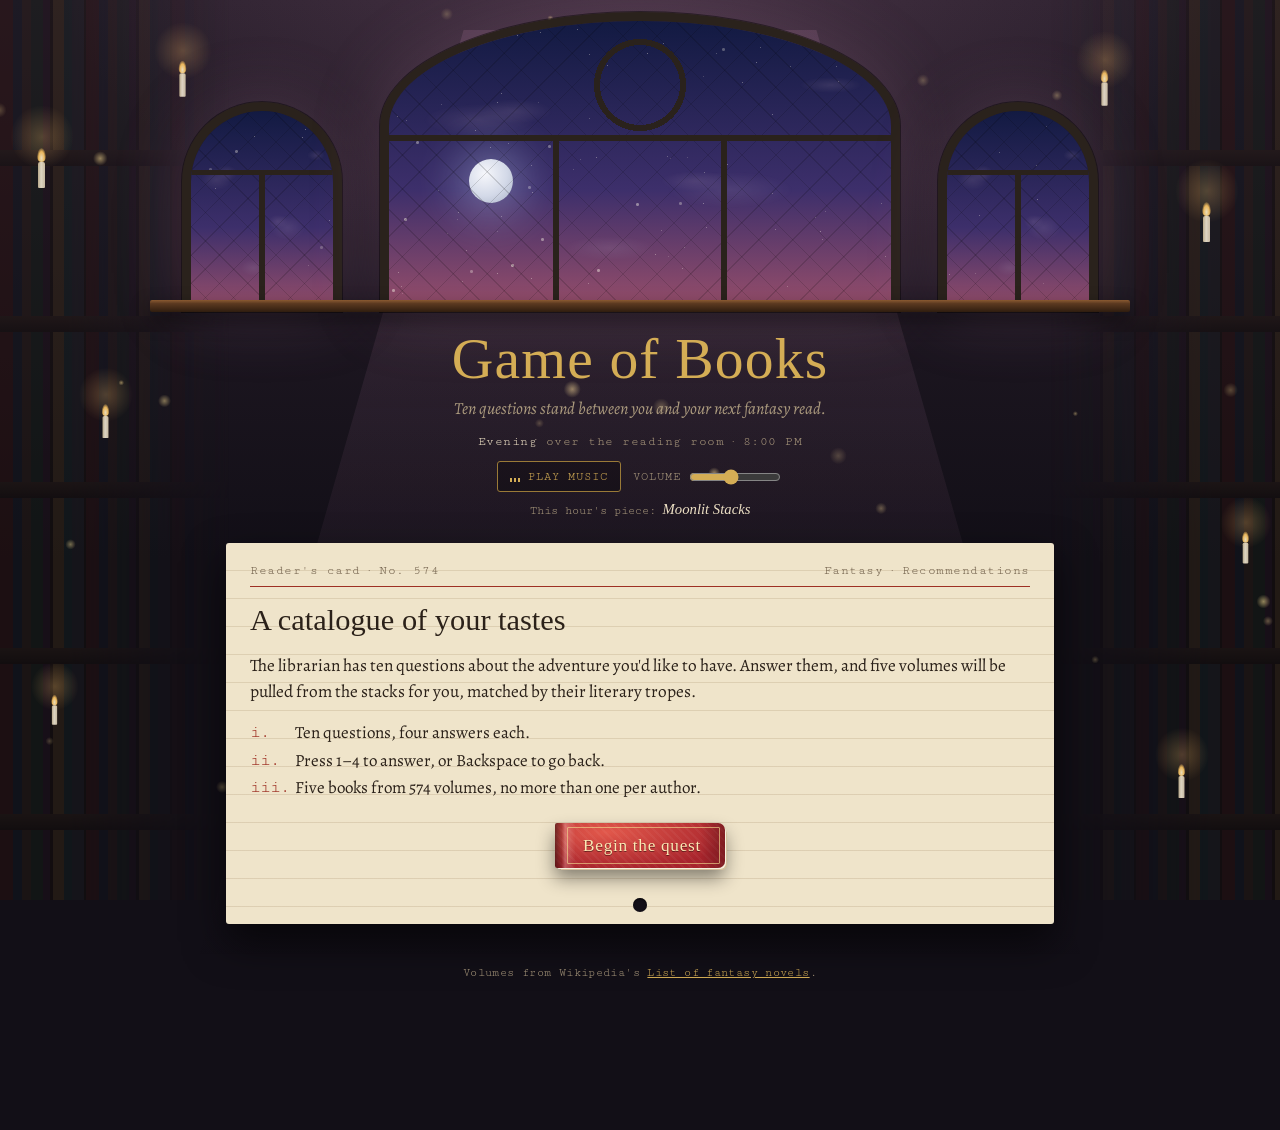
<file: index.html>
<!doctype html>
<html lang="en">
<head>
  <meta charset="utf-8">
  <meta name="viewport" content="width=device-width, initial-scale=1, viewport-fit=cover">
  <title>Game of Books</title>
  <meta name="description" content="Answer ten questions in the reading room and leave with five fantasy novels matched to your favourite literary tropes.">
  <meta name="theme-color" content="#14100c">
  <link rel="preconnect" href="https://fonts.googleapis.com">
  <link rel="preconnect" href="https://fonts.gstatic.com" crossorigin>
  <link rel="stylesheet" href="https://fonts.googleapis.com/css2?family=Alegreya:ital,wght@0,400;0,500;0,700;1,400&family=Cutive+Mono&family=IM+Fell+English+SC&family=IM+Fell+English:ital@0;1&display=swap">
  <link rel="stylesheet" href="css/styles.css?v=20261101-5">
</head>
<body>
  <main class="wrap">
    <header class="masthead">
      <h1><a href="./">Game of Books</a></h1>
      <p class="sub">Ten questions stand between you and your next fantasy read.</p>
      <p class="skytime" id="skytime"></p>
      <div class="music" role="group" aria-label="Music">
        <button class="mbtn" id="musicBtn" type="button" aria-pressed="false"><span class="eq" aria-hidden="true"><i></i><i></i><i></i></span><span id="musicLbl">Play music</span></button>
        <label class="volume">Volume<input type="range" id="vol" min="0" max="100" value="45"></label>
        <p class="mnow" id="musicNow" aria-live="polite"></p>
      </div>
    </header>

    <section id="intro" class="card intro fade-in">
      <div class="card-top"><span>Reader's card · No. 574</span><span>Fantasy · Recommendations</span></div>
      <h2>A catalogue of your tastes</h2>
      <p class="lead">The librarian has ten questions about the adventure you'd like to have. Answer them, and five volumes will be pulled from the stacks for you, matched by their literary tropes.</p>
      <ul class="rules">
        <li><b>i.</b><span>Ten questions, four answers each.</span></li>
        <li><b>ii.</b><span>Press 1–4 to answer, or Backspace to go back.</span></li>
        <li><b>iii.</b><span>Five books from 574 volumes, no more than one per author.</span></li>
      </ul>
      <p class="go"><button id="start" class="btn crimson" type="button">Begin the quest</button></p>
    </section>

    <section id="quiz" hidden>
      <div class="shelf" id="shelf" aria-hidden="true"></div>
      <div class="card">
        <div class="card-top"><span id="progress-label">Question 1 of 10</span><span>Game of Books · Fantasy</span></div>
        <div id="question" aria-live="polite"></div>
        <div class="quiz-nav">
          <button id="back" class="linkbtn" type="button">← Previous question</button>
          <span>Press 1–4 to answer</span>
        </div>
        <span class="stamp" id="stamp" aria-hidden="true">Noted</span>
      </div>
    </section>

    <noscript>
      <p class="card">This game needs JavaScript to run.</p>
    </noscript>
  </main>

  <footer class="site">
    Volumes from Wikipedia's <a href="https://en.wikipedia.org/wiki/List_of_fantasy_novels">List of fantasy novels</a>.
  </footer>

  <script src="js/quiz.js?v=20261101-5"></script>
  <script src="js/room.js?v=20261101-5"></script>
  <script src="js/music.js?v=20261101-5"></script>
  <script src="js/game.js?v=20261101-5"></script>
</body>
</html>
</file>
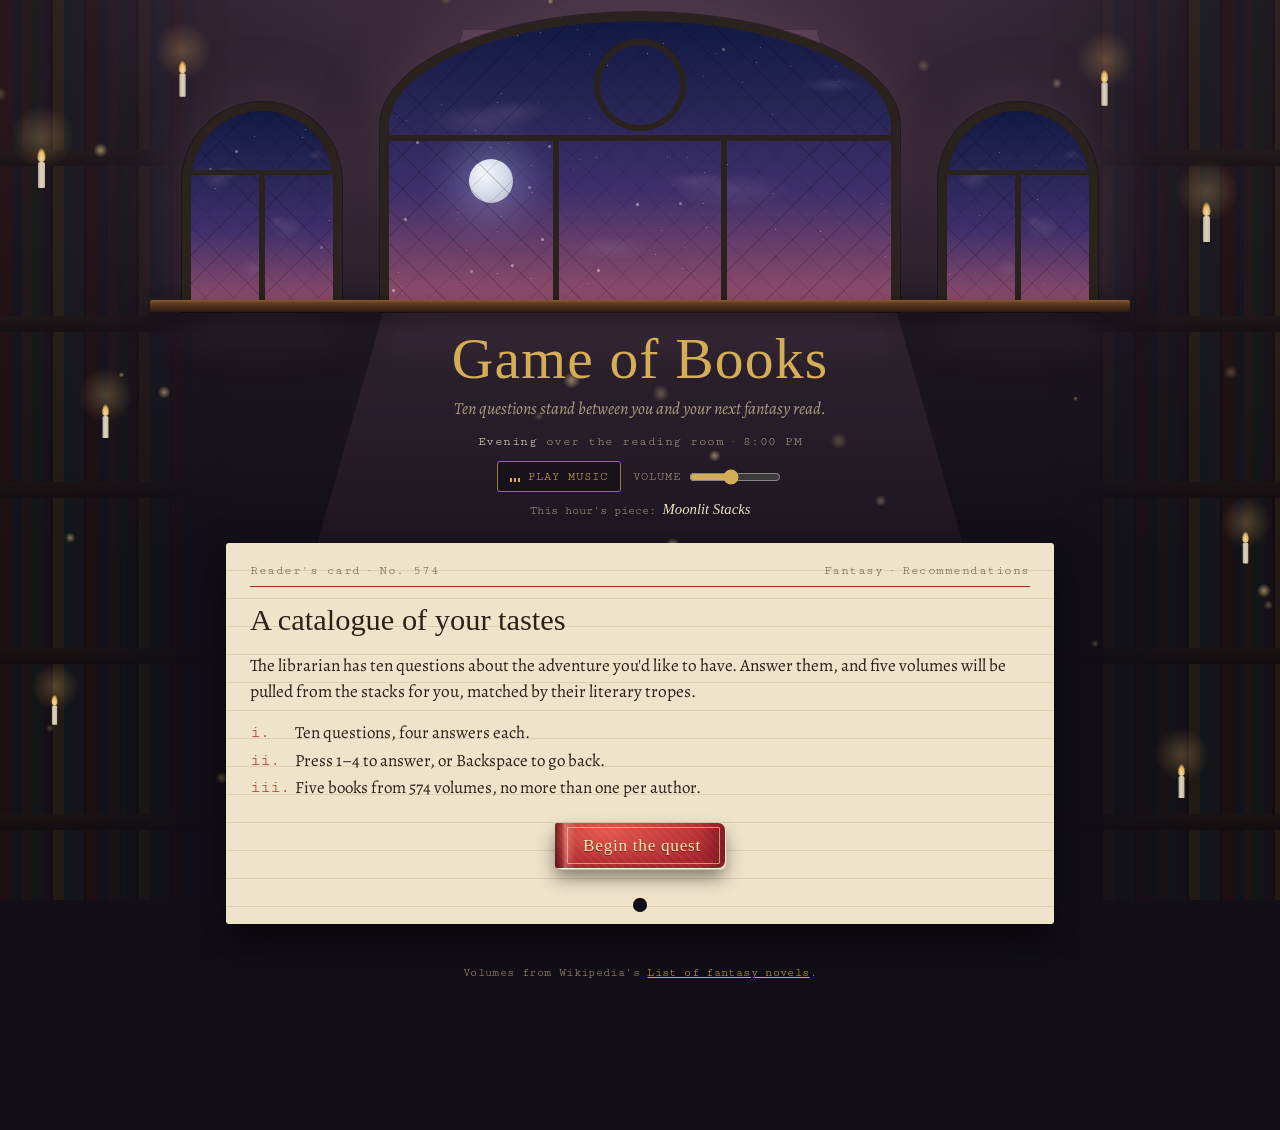
<file: results.html>
<!doctype html>
<html lang="en">
<head>
  <meta charset="utf-8">
  <meta name="viewport" content="width=device-width, initial-scale=1, viewport-fit=cover">
  <title>Your Reading List · Game of Books</title>
  <meta name="description" content="Five fantasy novels pulled from the stacks and matched to your favourite literary tropes.">
  <meta name="theme-color" content="#14100c">
  <link rel="preconnect" href="https://fonts.googleapis.com">
  <link rel="preconnect" href="https://fonts.gstatic.com" crossorigin>
  <link rel="stylesheet" href="https://fonts.googleapis.com/css2?family=Alegreya:ital,wght@0,400;0,500;0,700;1,400&family=Cutive+Mono&family=IM+Fell+English+SC&family=IM+Fell+English:ital@0;1&display=swap">
  <link rel="stylesheet" href="css/styles.css?v=20261101-5">
</head>
<body>
  <main class="wrap">
    <header class="masthead">
      <h1><a href="./">Game of Books</a></h1>
      <p class="skytime" id="skytime"></p>
      <div class="music" role="group" aria-label="Music">
        <button class="mbtn" id="musicBtn" type="button" aria-pressed="false"><span class="eq" aria-hidden="true"><i></i><i></i><i></i></span><span id="musicLbl">Play music</span></button>
        <label class="volume">Volume<input type="range" id="vol" min="0" max="100" value="45"></label>
        <p class="mnow" id="musicNow" aria-live="polite"></p>
      </div>
    </header>

    <h2 class="panel-h">Your Reading List</h2>
    <p class="intro-line">Five volumes pulled from the stacks for you. Open a book to draw out its library card.</p>
    <ul class="tastes" id="tropes"><li class="k">Your tropes</li></ul>

    <p id="status" class="status" aria-live="polite">Searching the stacks…</p>
    <div class="bookcase" id="case" hidden></div>
    <p class="all-row"><button id="open-all" class="btn violet" type="button" hidden>Draw out every card</button></p>
    <ol id="books" class="recs"></ol>

    <div class="actions">
      <a class="btn crimson" href="./">Play again</a>
      <button id="share" class="btn teal" type="button">Copy link to this list</button>
    </div>
  </main>

  <footer class="site">
    Volumes from Wikipedia's <a href="https://en.wikipedia.org/wiki/List_of_fantasy_novels">List of fantasy novels</a>.
  </footer>

  <script src="js/quiz.js?v=20261101-5"></script>
  <script src="js/room.js?v=20261101-5"></script>
  <script src="js/music.js?v=20261101-5"></script>
  <script src="js/results.js?v=20261101-5"></script>
</body>
</html>
</file>
<file: css/styles.css>
/*
 * Game of Books — styled as the Fantasy Reading Room: a library hall under a
 * tall arched window whose sky follows the viewer's local hour, walnut shelves
 * of gilt leather spines, and parchment catalogue cards. Single dark look by design.
 */
:root {
  color-scheme: dark;
  --night: #14100c; --wall: #1e1712; --line: #3b2a1c;
  --wood: #5b3920; --wood-lo: #2f1d0f; --wood-hi: #8a5a31;
  --parch: #ecdfc4; --muted: #ab9a7e; --gilt: #d4ad55; --gilt-dim: #9a7a37;
  --card: #efe4ca; --card-hi: #f7efdd; --card-ink: #2b2119; --card-rule: #d3c09c; --card-muted: #6f5e49; --stamp: #9e3024;
  --l0: #6f201c; --l1: #24432f; --l2: #22324f; --l3: #86581e; --l4: #4b2442; --l5: #5b3b25; --l6: #1f4b4a; --l7: #3b404b;
  --f-display: "IM Fell English SC", "IM Fell English", Georgia, serif;
  --f-title: "IM Fell English", Georgia, serif;
  --f-body: "Alegreya", Georgia, "Times New Roman", serif;
  --f-mono: "Cutive Mono", "Courier New", Courier, monospace;
  --plank: 16px;
  --stone: #2a221c; --win-h: clamp(170px, 28vw, 300px);
  /* sky tokens: overwritten by js/room.js from the viewer's local hour (these are early-evening values) */
  --sky-top: #121a42; --sky-mid: #3d2f6b; --sky-low: #9a4f6a; --glow: #b07aa0; --glow-soft: rgba(176,122,160,.22); --glow-faint: rgba(176,122,160,.08);
  --room-top: #2a1d22; --cloud: rgba(210,170,200,.55); --star-op: .5; --cloud-op: .3; --candle-op: .9;
  --orb-x: 80%; --orb-y: 30%; --orb-bg: radial-gradient(circle at 35% 35%, #f4f6fb, #cfd6e6 60%, #aab3c8); --orb-glow: rgba(200,215,255,.35);
}

*, *::before, *::after { box-sizing: border-box; }
html { background: var(--night); }
body {
  position: relative; z-index: 0; margin: 0; min-height: 100vh;
  background-color: var(--night); color: var(--parch);
  font-family: var(--f-body); font-size: 17px; line-height: 1.5;
  transition: background-color 2s;
}
[hidden] { display: none !important; }
button { font: inherit; color: inherit; }
:focus-visible { outline: 2px solid var(--gilt); outline-offset: 2px; }
a { color: var(--gilt); }

.wrap {
  position: relative; max-width: 860px; margin: 0 auto;
  padding: calc(var(--win-h) + 30px) max(16px, env(safe-area-inset-right, 0px)) 40px max(16px, env(safe-area-inset-left, 0px));
}

/* ---------- the hall: room light, side stacks, candles, motes ---------- */
.room {
  position: fixed; inset: 0; z-index: -2; pointer-events: none; overflow: hidden;
  background: radial-gradient(ellipse 65% 55% at 50% -8%, var(--glow-soft), transparent 72%), linear-gradient(to bottom, var(--room-top), var(--night) 62%);
}
.hall-stacks {
  position: absolute; top: 0; bottom: 0; width: max(56px, calc((100vw - 860px) / 2 + 20px)); opacity: .5; filter: brightness(.42) saturate(.7);
  background: repeating-linear-gradient(to bottom, transparent 0, transparent 150px, var(--wood) 150px, var(--wood-lo) 166px),
    repeating-linear-gradient(90deg, var(--l0) 0 13px, var(--l2) 13px 22px, var(--l5) 22px 31px, var(--l1) 31px 43px, var(--l4) 43px 50px, var(--wood-lo) 50px 53px, var(--l3) 53px 64px, var(--l6) 64px 72px, var(--l7) 72px 84px, var(--wood-lo) 84px 86px);
}
.hall-stacks.l { left: 0; -webkit-mask-image: linear-gradient(to right, #000 30%, transparent); mask-image: linear-gradient(to right, #000 30%, transparent); }
.hall-stacks.r { right: 0; -webkit-mask-image: linear-gradient(to left, #000 30%, transparent); mask-image: linear-gradient(to left, #000 30%, transparent); }
#motes { position: absolute; inset: 0; width: 100%; height: 100%; }
.candle {
  position: absolute; left: var(--x); top: var(--y); width: 7px; height: 26px; border-radius: 2px 2px 1px 1px;
  opacity: var(--candle-op); transform: scale(var(--s, 1));
  background: linear-gradient(90deg, #c9b996, #f3ead6 45%, #d9cbb0);
  animation: bob 7s ease-in-out var(--d, 0s) infinite alternate; transition: opacity 2s;
}
.candle::before {
  content: ""; position: absolute; bottom: 100%; left: 50%; width: 9px; height: 14px; margin-left: -4.5px;
  border-radius: 50% 50% 50% 50% / 62% 62% 38% 38%;
  background: radial-gradient(ellipse at 50% 72%, #fff7d6 0, #ffc861 45%, rgba(255,140,40,0) 75%);
  animation: flick 1.8s ease-in-out var(--d, 0s) infinite alternate;
}
.candle::after {
  content: ""; position: absolute; bottom: 60%; left: 50%; width: 70px; height: 70px; margin-left: -35px; border-radius: 50%;
  background: radial-gradient(circle, rgba(255,196,110,.28), rgba(255,196,110,0) 65%);
}
@keyframes bob { from { translate: 0 0; } to { translate: 0 -14px; } }
@keyframes flick { from { transform: scaleY(1) rotate(-2deg); } to { transform: scaleY(1.15) rotate(3deg); } }

/* ---------- the window band ---------- */
.skyband {
  position: absolute; top: 0; left: 0; right: 0; height: calc(var(--win-h) + 12px); z-index: -1; pointer-events: none;
  display: flex; justify-content: center; align-items: flex-end; gap: clamp(14px, 3vw, 40px);
}
.beam {
  position: absolute; top: 30px; left: 50%; width: min(980px, 96vw); height: min(1100px, 190vw); transform: translateX(-50%);
  background: linear-gradient(to bottom, var(--glow-soft), var(--glow-faint) 45%, transparent 85%);
  clip-path: polygon(32% 0, 68% 0, 100% 100%, 0 100%); mix-blend-mode: screen; opacity: .9;
}
.win {
  position: relative; overflow: hidden; border: 9px solid var(--stone); border-bottom: 0;
  border-radius: 50% 50% 0 0 / 38% 38% 0 0;
  box-shadow: inset 0 0 34px rgba(0,0,0,.5), 0 0 70px var(--glow-soft), 0 0 0 1px rgba(0,0,0,.6);
}
.win.main { width: min(520px, 82vw); height: var(--win-h); }
.win.side { width: min(160px, 15vw); height: calc(var(--win-h) * .7); }
.sky { position: absolute; inset: 0; background: linear-gradient(to bottom, var(--sky-top), var(--sky-mid) 58%, var(--sky-low)); }
.win .stars {
  position: absolute; top: 0; left: 0; width: 1px; height: 1px; border-radius: 50%; opacity: var(--star-op);
  animation: twinkle 5s ease-in-out infinite alternate; transition: opacity 2s;
}
.win .stars.b { animation-duration: 3.4s; animation-delay: -2s; }
@keyframes twinkle { from { opacity: var(--star-op); } to { opacity: calc(var(--star-op) * .45); } }
.clouds {
  position: absolute; top: 0; bottom: 0; left: 0; width: 200%; opacity: var(--cloud-op); transition: opacity 2s;
  background-repeat: repeat-x; background-size: 50% 100%;
  background-image: radial-gradient(ellipse 16% 8% at 18% 34%, var(--cloud), transparent 70%), radial-gradient(ellipse 11% 6% at 25% 31%, var(--cloud), transparent 70%),
    radial-gradient(ellipse 18% 9% at 68% 58%, var(--cloud), transparent 70%), radial-gradient(ellipse 10% 5% at 61% 55%, var(--cloud), transparent 70%),
    radial-gradient(ellipse 13% 6% at 44% 78%, var(--cloud), transparent 70%), radial-gradient(ellipse 9% 4% at 88% 22%, var(--cloud), transparent 70%);
  animation: drift 180s linear infinite;
}
@keyframes drift { to { transform: translateX(-50%); } }
.orb {
  position: absolute; left: var(--orb-x); top: var(--orb-y); width: 44px; height: 44px; border-radius: 50%;
  transform: translate(-50%, -50%); background: var(--orb-bg); box-shadow: 0 0 42px 14px var(--orb-glow);
}
.tracery {
  position: absolute; inset: 0;
  background: linear-gradient(90deg, transparent calc(33.3% - 3px), var(--stone) calc(33.3% - 3px) calc(33.3% + 3px), transparent calc(33.3% + 3px) calc(66.7% - 3px), var(--stone) calc(66.7% - 3px) calc(66.7% + 3px), transparent calc(66.7% + 3px)) 0 100% / 100% 60% no-repeat,
    linear-gradient(var(--stone), var(--stone)) 0 40% / 100% 6px no-repeat,
    radial-gradient(circle at 50% 22%, transparent 0 40px, var(--stone) 40px 46px, transparent 46px),
    repeating-linear-gradient(45deg, rgba(0,0,0,.14) 0 1px, transparent 1px 24px), repeating-linear-gradient(-45deg, rgba(0,0,0,.14) 0 1px, transparent 1px 24px);
}
.win.side .tracery {
  background: linear-gradient(90deg, transparent calc(50% - 3px), var(--stone) calc(50% - 3px) calc(50% + 3px), transparent calc(50% + 3px)) 0 100% / 100% 70% no-repeat,
    linear-gradient(var(--stone), var(--stone)) 0 30% / 100% 5px no-repeat,
    repeating-linear-gradient(45deg, rgba(0,0,0,.14) 0 1px, transparent 1px 20px), repeating-linear-gradient(-45deg, rgba(0,0,0,.14) 0 1px, transparent 1px 20px);
}
.sill {
  position: absolute; bottom: 0; left: 50%; transform: translateX(-50%); width: min(980px, 96vw); height: 12px; border-radius: 2px;
  background: linear-gradient(var(--wood-hi), var(--wood) 30%, var(--wood-lo)); box-shadow: 0 8px 18px rgba(0,0,0,.55);
}

/* ---------- masthead ---------- */
.masthead { text-align: center; margin-bottom: 22px; }
.masthead h1 {
  font-family: var(--f-display); font-weight: 400; font-size: clamp(2.3rem, 7vw, 3.6rem); line-height: 1;
  margin: 0; color: var(--gilt); letter-spacing: .02em;
}
.masthead h1 a { color: inherit; text-decoration: none; }
.masthead .sub { margin: .5rem auto 0; color: var(--muted); font-style: italic; max-width: 52ch; }
.skytime { font-family: var(--f-mono); font-size: .8rem; color: var(--muted); margin: .7rem 0 0; letter-spacing: .04em; }
.skytime b { color: var(--parch); font-weight: 400; }
.orn { color: var(--gilt-dim); }

/* ---------- soundtrack controls (from the Reading Room) ---------- */
.music { display: flex; flex-wrap: wrap; align-items: center; justify-content: center; gap: 6px 12px; margin: 10px 0 0; }
.mbtn {
  display: inline-flex; align-items: center; gap: 8px; cursor: pointer;
  background: rgba(0,0,0,.28); border: 1px solid var(--gilt-dim); color: var(--gilt); border-radius: 3px;
  padding: .32rem .75rem; font-family: var(--f-mono); font-size: .78rem; letter-spacing: .08em; text-transform: uppercase;
}
.mbtn:hover { border-color: var(--gilt); }
.eq { display: inline-flex; gap: 2px; align-items: flex-end; height: 11px; }
.eq i { width: 2px; height: 4px; background: currentColor; }
.mbtn[aria-pressed="true"] .eq i { animation: eq .9s ease-in-out infinite alternate; }
.eq i:nth-child(2) { animation-delay: -.3s; }
.eq i:nth-child(3) { animation-delay: -.6s; }
@keyframes eq { from { height: 3px; } to { height: 11px; } }
.volume { display: inline-flex; align-items: center; gap: 6px; font-family: var(--f-mono); font-size: .72rem; letter-spacing: .08em; text-transform: uppercase; color: var(--muted); }
.volume input { width: 92px; accent-color: var(--gilt); }
.mnow { flex-basis: 100%; margin: 0; font-family: var(--f-mono); font-size: .76rem; color: var(--muted); }
.mnow i { font-family: var(--f-title); font-size: .92rem; color: var(--parch); }

/* ---------- buttons ---------- */
/* Buttons are small cloth-bound books, matching the recommended covers. */
.btn {
  --b: #1d4b98; --bh: #4f8ad9;
  position: relative; display: inline-flex; align-items: center; justify-content: center; gap: 8px;
  font-family: var(--f-display); font-size: 1.08rem; letter-spacing: .04em; line-height: 1.1; text-decoration: none;
  padding: .8rem 1.5rem .8rem 1.75rem; border: 0; border-radius: 2px 7px 7px 2px; cursor: pointer;
  color: #fbe9b4; text-shadow: 0 1px 0 rgba(0,0,0,.45);
  background:
    linear-gradient(90deg, rgba(0,0,0,.45) 0, rgba(0,0,0,.15) 4%, rgba(255,255,255,.22) 6%, rgba(255,255,255,0) 12%, rgba(0,0,0,0) 85%, rgba(0,0,0,.25) 100%),
    repeating-linear-gradient(45deg, rgba(255,255,255,.04) 0 2px, transparent 2px 6px),
    radial-gradient(ellipse at 30% 20%, var(--bh), var(--b) 75%);
  box-shadow: 2px 2px 0 -1px var(--card-hi), 4px 4px 0 -2px var(--card-rule), 0 10px 18px rgba(0,0,0,.45);
  transition: transform .18s ease, filter .18s ease, box-shadow .18s ease;
}
.btn::before { /* gilt frame stamped on the cover */
  content: ""; position: absolute; inset: 4px 5px 4px 12px; border: 1px solid rgba(240,214,140,.65); border-radius: 1px; pointer-events: none;
}
.btn:hover { transform: translateY(-3px) rotate(-1deg); filter: brightness(1.12); color: #fff3cf; }
.btn:active { transform: translateY(0); box-shadow: 1px 1px 0 -1px var(--card-hi), 2px 2px 0 -2px var(--card-rule), 0 4px 10px rgba(0,0,0,.45); }
.btn:focus-visible { outline: 2px solid var(--gilt); outline-offset: 5px; }
.btn[disabled] { opacity: .4; cursor: default; transform: none; filter: none; }
.btn.crimson { --b: #a8242c; --bh: #e2584b; }
.btn.emerald { --b: #1d7149; --bh: #43b57c; }
.btn.sapphire { --b: #1d4b98; --bh: #4f8ad9; }
.btn.amber { --b: #b8691a; --bh: #f0ad4a; }
.btn.violet { --b: #642a8a; --bh: #a463cc; }
.btn.teal { --b: #11706f; --bh: #3fb6ae; }
.linkbtn {
  background: none; border: 0; padding: .3rem 0; cursor: pointer;
  font-family: var(--f-mono); font-size: .8rem; letter-spacing: .06em; text-transform: uppercase;
  color: var(--card-muted); text-decoration: underline; text-underline-offset: 3px;
}
.linkbtn:hover { color: var(--stamp); }
.linkbtn[disabled] { opacity: .35; cursor: default; text-decoration: none; }

/* ---------- catalogue card ---------- */
.card {
  position: relative; color-scheme: light; color: var(--card-ink);
  background-color: var(--card);
  background-image: repeating-linear-gradient(to bottom, transparent 0, transparent 27px, rgba(140,110,70,.18) 27px, rgba(140,110,70,.18) 28px);
  border-radius: 3px; padding: 18px 24px 40px; box-shadow: 0 18px 40px rgba(0,0,0,.6); min-width: 0;
}
.card::after { /* the punched hole at the foot of a catalogue card */
  content: ""; position: absolute; bottom: 12px; left: calc(50% - 7px); width: 14px; height: 14px; border-radius: 50%;
  background: var(--night); box-shadow: inset 0 1px 2px rgba(0,0,0,.7);
}
.card-top {
  display: flex; justify-content: space-between; gap: 6px 12px; flex-wrap: wrap;
  border-bottom: 1px solid var(--stamp); padding-bottom: 6px;
  font-family: var(--f-mono); font-size: .82rem; color: var(--card-muted); letter-spacing: .04em;
}
.card h2 { font-family: var(--f-title); font-weight: 400; font-size: clamp(1.45rem, 4.4vw, 1.9rem); line-height: 1.2; margin: .9rem 0 .9rem; text-wrap: balance; }
.card h2:focus { outline: none; }
.card p { margin: 0 0 1rem; }
.card a { color: var(--stamp); }
.stamp {
  position: absolute; right: 22px; bottom: 9px; transform: rotate(-8deg) scale(1.3);
  border: 2px solid var(--stamp); color: var(--stamp); font-family: var(--f-mono); font-size: .9rem;
  text-transform: uppercase; letter-spacing: .12em; padding: 2px 8px; opacity: 0; pointer-events: none;
  transition: opacity .2s, transform .2s;
}
.stamp.show { opacity: .9; transform: rotate(-8deg) scale(1); }

/* intro card */
.intro .lead { font-size: 1.08rem; }
.intro .rules { list-style: none; padding: 0; margin: 0 0 1.4rem; display: grid; gap: 2px; }
.intro .rules li { display: grid; grid-template-columns: 2.8rem 1fr; }
.intro .rules b { font-family: var(--f-mono); font-weight: 400; color: var(--stamp); }
.intro .go { text-align: center; }

/* ---------- progress shelf ---------- */
.shelf {
  position: relative; display: flex; justify-content: center; align-items: flex-end; gap: 3px;
  height: 84px; padding: 0 14px var(--plank); margin: 0 auto 18px; max-width: 420px;
  border: 10px solid var(--wood); border-bottom-width: 0; border-radius: 3px 3px 0 0;
  background: linear-gradient(to bottom, transparent calc(100% - var(--plank)), var(--wood-hi) calc(100% - var(--plank)), var(--wood) calc(100% - var(--plank) + 3px), var(--wood-lo)), var(--wall);
  box-shadow: inset 0 0 40px rgba(0,0,0,.75), 0 12px 26px rgba(0,0,0,.45);
}
.shelf .vol {
  width: 22px; height: var(--h); border-radius: 2px 2px 1px 1px; position: relative;
  background: linear-gradient(90deg, rgba(0,0,0,.5) 0, rgba(255,255,255,.11) 20%, rgba(255,255,255,.02) 46%, rgba(0,0,0,.2) 76%, rgba(0,0,0,.55) 100%), var(--c);
  box-shadow: inset 0 7px 0 -5px var(--gilt-dim), inset 0 -9px 0 -7px var(--gilt-dim), 1px 0 0 rgba(0,0,0,.6);
  filter: saturate(.3) brightness(.45); transition: filter .4s, transform .25s;
}
.shelf .vol.done { filter: none; }
.shelf .vol.done::after { content: ""; position: absolute; left: 50%; bottom: 14px; width: 4px; height: 4px; margin-left: -2px; border-radius: 50%; background: var(--gilt); }
.shelf .vol.now { filter: none; transform: translateY(-8px); box-shadow: inset 0 7px 0 -5px var(--gilt), inset 0 -9px 0 -7px var(--gilt), 0 0 14px rgba(212,173,85,.35); }

/* ---------- question card ---------- */
.answers { list-style: none; margin: 0; padding: 0; display: grid; gap: 4px; }
.answer {
  width: 100%; display: grid; grid-template-columns: 2.2rem 1fr; align-items: baseline; text-align: left;
  font-family: var(--f-body); font-size: 1.05rem; line-height: 1.4; color: var(--card-ink);
  background: transparent; border: 0; border-left: 3px solid transparent; border-radius: 2px;
  padding: .5rem .6rem .5rem .5rem; cursor: pointer; transition: background .15s, border-color .15s;
}
.answer:hover { background: rgba(211,192,156,.45); border-left-color: var(--stamp); }
.answer .key { font-family: var(--f-mono); color: var(--stamp); }
.answer.selected { background: var(--card-ink); color: var(--card); border-left-color: var(--stamp); }
.answer.selected .key { color: var(--gilt); }
.quiz-nav {
  display: flex; justify-content: space-between; align-items: center; flex-wrap: wrap; gap: 6px 14px;
  margin-top: 16px; padding-top: 10px; border-top: 1px dashed var(--card-rule);
  font-family: var(--f-mono); font-size: .78rem; color: var(--card-muted); letter-spacing: .04em;
}
.fade-in { animation: fade .35s ease both; }
@keyframes fade { from { opacity: 0; transform: translateY(6px); } to { opacity: 1; transform: none; } }

/* ---------- results ---------- */
.panel-h { font-family: var(--f-display); font-weight: 400; color: var(--gilt); font-size: clamp(1.6rem, 5vw, 2rem); margin: 0 0 6px; text-align: center; }
.intro-line { color: var(--muted); font-style: italic; text-align: center; max-width: 56ch; margin: 0 auto 12px; }
.tastes { display: flex; flex-wrap: wrap; gap: 6px 8px; align-items: center; justify-content: center; margin: 0 0 22px; padding: 0; list-style: none; }
.tastes .k { font-family: var(--f-mono); font-size: .76rem; text-transform: uppercase; letter-spacing: .08em; color: var(--muted); margin-right: 4px; }
.tag { font-family: var(--f-mono); font-size: .8rem; border: 1px solid var(--gilt-dim); color: var(--parch); border-radius: 2px; padding: 1px 7px; }

.bookcase {
  position: relative; display: flex; justify-content: center; align-items: flex-end; gap: 3px;
  height: 196px; padding: 0 12px var(--plank); margin: 0 auto 26px; max-width: 520px;
  border: 14px solid var(--wood); border-bottom-width: 10px; border-radius: 3px;
  background: linear-gradient(to bottom, transparent calc(100% - var(--plank)), var(--wood-hi) calc(100% - var(--plank)), var(--wood) calc(100% - var(--plank) + 3px), var(--wood-lo)), var(--wall);
  box-shadow: inset 0 0 60px rgba(0,0,0,.75), 0 18px 40px rgba(0,0,0,.5);
}
.spine {
  position: relative; width: var(--w); height: var(--h); padding: 15px 0 19px; border-radius: 2px 2px 1px 1px;
  color: var(--parch); display: flex; justify-content: center; text-decoration: none;
  background: linear-gradient(90deg, rgba(0,0,0,.5) 0, rgba(255,255,255,.11) 20%, rgba(255,255,255,.02) 46%, rgba(0,0,0,.2) 76%, rgba(0,0,0,.55) 100%), var(--c);
  box-shadow: inset 0 9px 0 -6px var(--gilt-dim), inset 0 -12px 0 -9px var(--gilt-dim), 1px 0 0 rgba(0,0,0,.6);
  transition: transform .18s ease;
}
.spine:hover { transform: translateY(-7px); }
.spine .st {
  writing-mode: vertical-rl; display: block; height: 100%; font-family: var(--f-title); font-size: 12px; line-height: 1.05;
  white-space: nowrap; overflow: hidden; text-overflow: ellipsis; letter-spacing: .02em; text-shadow: 0 1px 0 rgba(0,0,0,.6);
}
.spine.series::before { content: ""; position: absolute; left: 3px; right: 3px; top: 26px; height: 1px; background: var(--gilt); box-shadow: 0 4px 0 var(--gilt); opacity: .8; }
.spine .rk { position: absolute; bottom: 4px; left: 0; right: 0; text-align: center; font-family: var(--f-mono); font-size: 9px; color: var(--gilt); }
.spine.shelved { animation: shelve .5s ease both; animation-delay: calc(var(--i) * 90ms); }
@keyframes shelve { from { opacity: 0; transform: translateY(-30px); } to { opacity: 1; transform: none; } }

.recs { list-style: none; margin: 0; padding: 0; display: grid; gap: 34px; }
.all-row { text-align: center; margin: 0 0 22px; }
.rec {
  --from-x: -215px; --from-y: 12px; --origin: left center;
  display: grid; grid-template-columns: 200px minmax(0, 1fr); gap: 30px; align-items: start; scroll-margin-top: 20px;
}
.rec:target .libcard { outline: 2px solid var(--gilt); outline-offset: 3px; }

/* left: a colourful cloth-bound book, front cover facing out */
.tome {
  position: relative; display: block; width: 190px; aspect-ratio: 2 / 3; justify-self: center;
  border-radius: 3px 9px 9px 3px; padding: 12px 12px 12px 20px;
  background:
    linear-gradient(90deg, rgba(0,0,0,.45) 0, rgba(0,0,0,.15) 5%, rgba(255,255,255,.22) 7%, rgba(255,255,255,0) 11%, rgba(0,0,0,0) 80%, rgba(0,0,0,.25) 100%),
    repeating-linear-gradient(45deg, rgba(255,255,255,.035) 0 2px, transparent 2px 6px),
    radial-gradient(ellipse at 30% 18%, var(--bh), var(--b) 72%);
  box-shadow:
    3px 3px 0 -1px var(--card-hi), 6px 6px 0 -2px var(--card-rule), 8px 8px 0 -3px #bfa77c,
    0 22px 38px rgba(0,0,0,.6);
  transform: rotate(-2deg); transition: transform .3s ease;
}
.tome-btn {
  position: relative; z-index: 2; justify-self: center; display: block; margin: 8px 0 0;
  -webkit-appearance: none; appearance: none; background: none; border: 0; padding: 0; cursor: pointer; border-radius: 6px; color: inherit;
}
.tome-btn:focus-visible { outline: 2px solid var(--gilt); outline-offset: 8px; }
.tome-btn .tome { display: block; z-index: 1; }
.tome-btn:hover .tome, .tome-btn:focus-visible .tome { transform: rotate(0deg) translateY(-4px); }
.rec.open .tome { transform: rotate(0deg); }
/* a library card peeking out of the top of the closed book */
.peek {
  position: absolute; z-index: 0; top: 4px; left: 50%; width: 118px; height: 72px; margin-left: -54px; border-radius: 2px;
  background: linear-gradient(var(--stamp), var(--stamp)) 10px 13px / calc(100% - 20px) 1px no-repeat,
    repeating-linear-gradient(to bottom, transparent 0 13px, rgba(140,110,70,.25) 13px 14px), var(--card);
  box-shadow: 0 2px 6px rgba(0,0,0,.4); transform: rotate(3deg); transition: transform .3s ease, opacity .2s;
}
.tome-btn:hover .peek, .tome-btn:focus-visible .peek { transform: translateY(-22px) rotate(3deg); }
.rec.open .peek { opacity: 0; transform: none; }

.card-slot { position: relative; z-index: 1; display: grid; min-height: 300px; }
.card-slot > * { grid-area: 1 / 1; }
.card-hint {
  align-self: center; margin: 0; color: var(--muted); font-style: italic; transition: opacity .25s;
}
.synopsis { max-width: 62ch; border-left: 2px solid var(--gilt-dim); padding: 2px 0 2px 20px; font-style: normal; }
.syn-k { margin: 0 0 6px; font-family: var(--f-mono); font-size: .74rem; letter-spacing: .1em; text-transform: uppercase; color: var(--gilt); }
.syn-text { margin: 0; color: var(--parch); font-size: 1.05rem; line-height: 1.6; }
.syn-text.loading { color: var(--muted); font-style: italic; }
.syn-src { margin: 8px 0 0; font-family: var(--f-mono); font-size: .76rem; letter-spacing: .04em; }
.syn-src:empty { display: none; }
.rec.open .card-hint, .rec.closing .card-hint { opacity: 0; pointer-events: none; }

/* the card slides out from behind the book, overshoots a touch, and settles */
.libcard { transform-origin: var(--origin); }
.libcard.draw { animation: draw .8s cubic-bezier(.2, .75, .25, 1) both; }
.libcard.tuck { animation: tuck .45s cubic-bezier(.5, 0, .75, .4) both; }
@keyframes draw {
  0% { transform: translate(var(--from-x), var(--from-y)) scale(.28) rotate(-7deg); opacity: 0; }
  14% { opacity: 1; }
  58% { transform: translate(calc(var(--from-x) * -0.06), calc(var(--from-y) * -0.06)) scale(1.02) rotate(1.5deg); }
  100% { transform: none; opacity: 1; }
}
@keyframes tuck {
  0% { transform: none; opacity: 1; }
  80% { opacity: 1; }
  100% { transform: translate(var(--from-x), var(--from-y)) scale(.28) rotate(-7deg); opacity: 0; }
}
.rec.open .libcard .stamp { opacity: .9; transform: rotate(-8deg); }
.libcard.draw .stamp { animation: thump .3s ease-out .78s both; }
@keyframes thump {
  from { opacity: 0; transform: rotate(-8deg) scale(1.7); }
  to { opacity: .9; transform: rotate(-8deg) scale(1); }
}
.tome::before { /* ribbon bookmark */
  content: ""; position: absolute; bottom: -14px; right: 26px; width: 10px; height: 26px;
  background: var(--gilt); clip-path: polygon(0 0, 100% 0, 100% 100%, 50% 78%, 0 100%);
}
.tome-face {
  height: 100%; display: flex; flex-direction: column; align-items: center; justify-content: center; gap: .55rem;
  text-align: center; padding: 14px 10px; overflow: hidden;
  border: 1px solid rgba(240,214,140,.75); outline: 1px solid rgba(240,214,140,.45); outline-offset: -6px;
  border-radius: 2px;
}
.tome .orn { color: #f0d68c; font-size: 1.05rem; line-height: 1; opacity: .9; }
.tome-title {
  margin: 0; font-family: var(--f-title); font-size: 1.3rem; line-height: 1.15; color: #fbe9b4;
  text-shadow: 0 1px 0 rgba(0,0,0,.45), 0 0 14px rgba(0,0,0,.25); overflow-wrap: anywhere; text-wrap: balance;
}
.tome-rule { width: 40%; height: 1px; background: #f0d68c; opacity: .7; }
.tome-author { margin: 0; font-family: var(--f-display); font-size: .9rem; line-height: 1.2; color: #fff6e0; opacity: .92; text-wrap: balance; }

/* right: the library card */
.libcard { padding-bottom: 46px; }
.facts { display: grid; grid-template-columns: auto minmax(0, 1fr); align-items: baseline; gap: 7px 16px; margin: 12px 0 0; }
.facts dt {
  font-family: var(--f-mono); font-size: .74rem; text-transform: uppercase; letter-spacing: .08em;
  color: var(--card-muted);
}
.facts dd { margin: 0; min-width: 0; }
.facts h3 { font-family: var(--f-title); font-weight: 400; font-size: 1.4rem; line-height: 1.2; margin: 0; text-wrap: balance; }
.f-author { font-style: italic; color: var(--card-muted); }
.f-summary { line-height: 1.5; }
.libcard .chips { display: flex; flex-wrap: wrap; gap: 4px; margin: 0; padding: 0; list-style: none; }
.libcard .chip { font-family: var(--f-mono); font-size: .76rem; border: 1px solid var(--card-rule); border-radius: 2px; padding: 1px 6px; background: var(--card-hi); }
.libcard .chip.hit { border-color: var(--stamp); color: var(--stamp); }
.facts a { font-family: var(--f-mono); font-size: .82rem; letter-spacing: .04em; }
.matchnote { font-family: var(--f-mono); font-size: .76rem; color: var(--stamp); letter-spacing: .04em; margin: 12px 0 0; }
.libcard .stamp { bottom: 12px; font-size: .78rem; }

.status { font-family: var(--f-mono); font-size: .85rem; color: var(--muted); text-align: center; margin: 0 0 16px; }
.actions { display: flex; flex-wrap: wrap; gap: 12px; justify-content: center; margin-top: 26px; }

footer.site { text-align: center; font-family: var(--f-mono); font-size: .78rem; color: var(--muted); padding: 0 16px 28px; letter-spacing: .03em; }

@media (max-width: 760px) { .hall-stacks { display: none; } .candle.far { display: none; } }
@media (max-width: 640px) {
  .win.side { display: none; }
  .rec { grid-template-columns: minmax(0, 1fr); gap: 18px; --from-x: 0px; --from-y: -230px; --origin: top center; }
  .card-slot { min-height: 0; }
  .synopsis { justify-self: stretch; }
  .tome { width: 160px; }
  .tome-title { font-size: 1.15rem; }
}
@media (max-width: 400px) {
  .facts { grid-template-columns: minmax(0, 1fr); gap: 2px; }
  .facts dd { margin-bottom: 8px; }
}
@media (max-width: 520px) {
  .card { padding: 16px 16px 40px; }
  .shelf .vol { width: 18px; }
  .bookcase { height: 176px; }
}
@media (prefers-reduced-motion: reduce) {
  *, *::before, *::after { animation: none !important; transition: none !important; }
}
</file>
